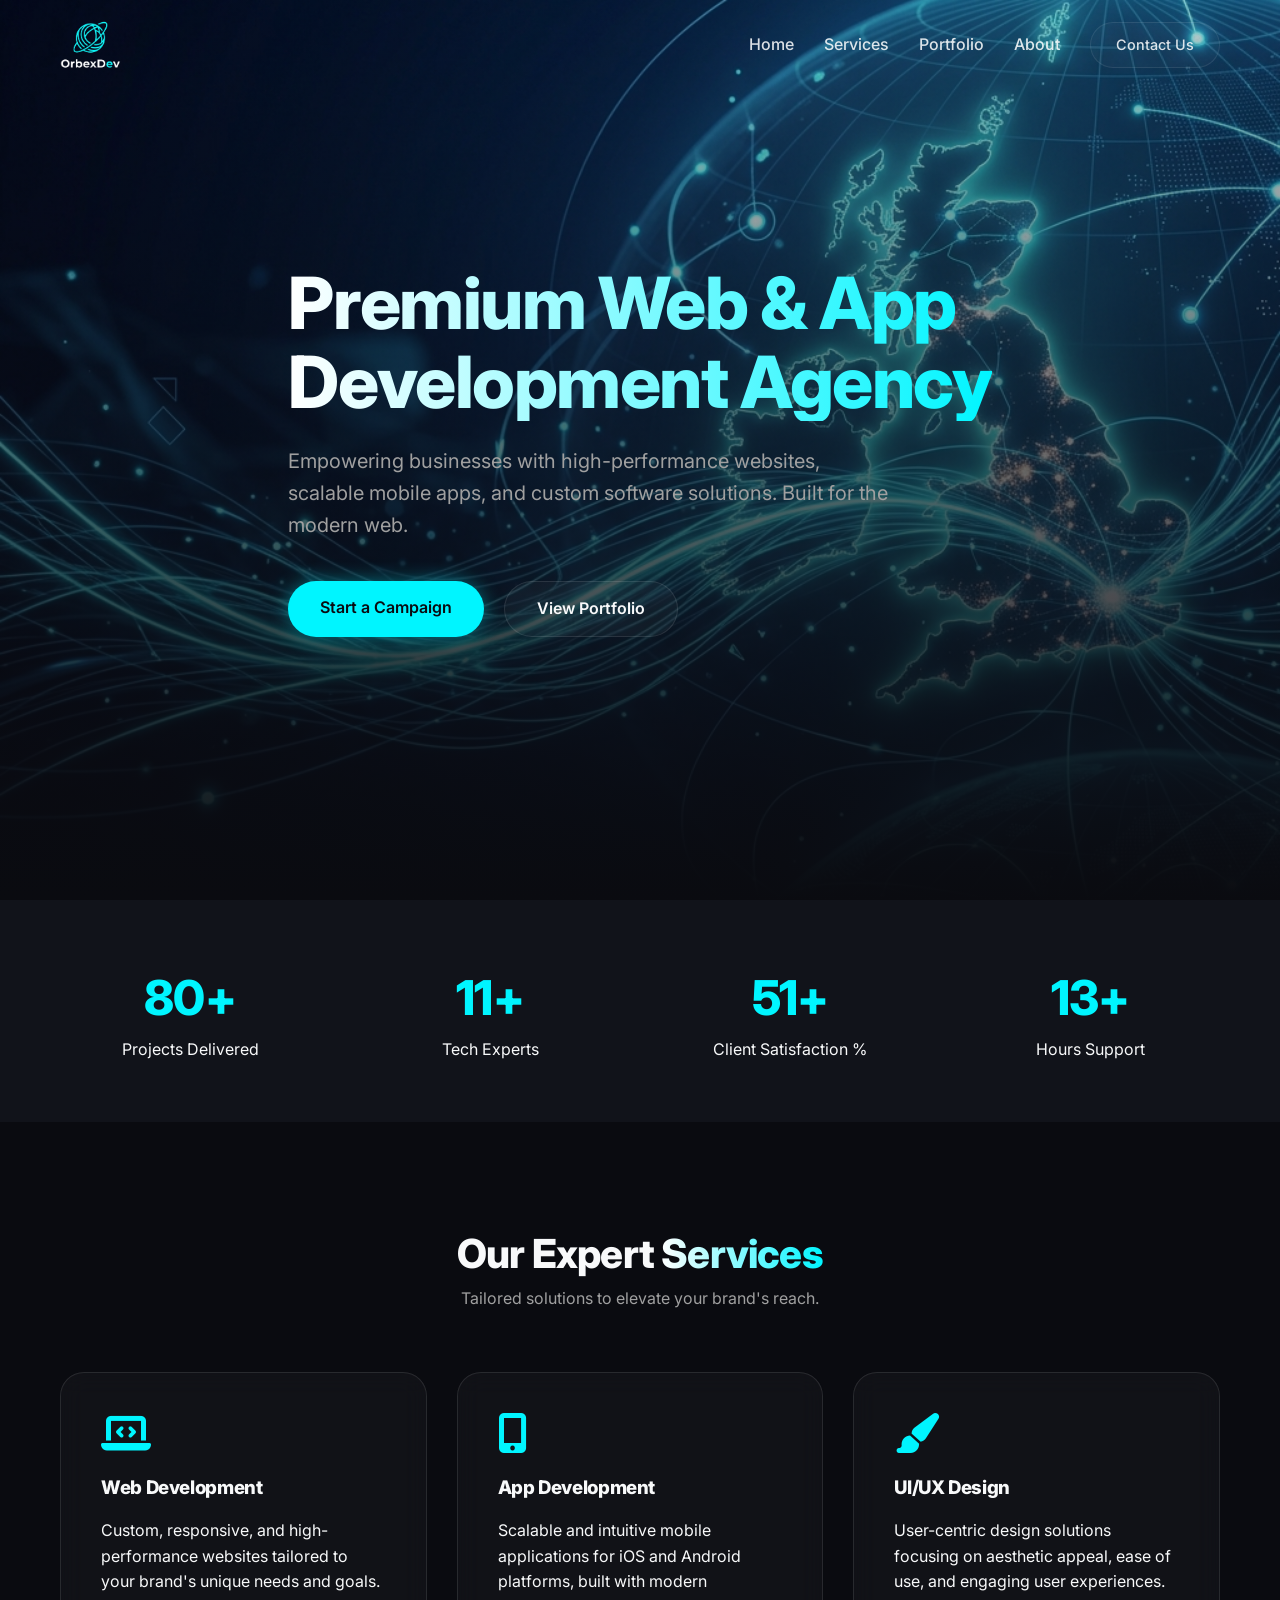
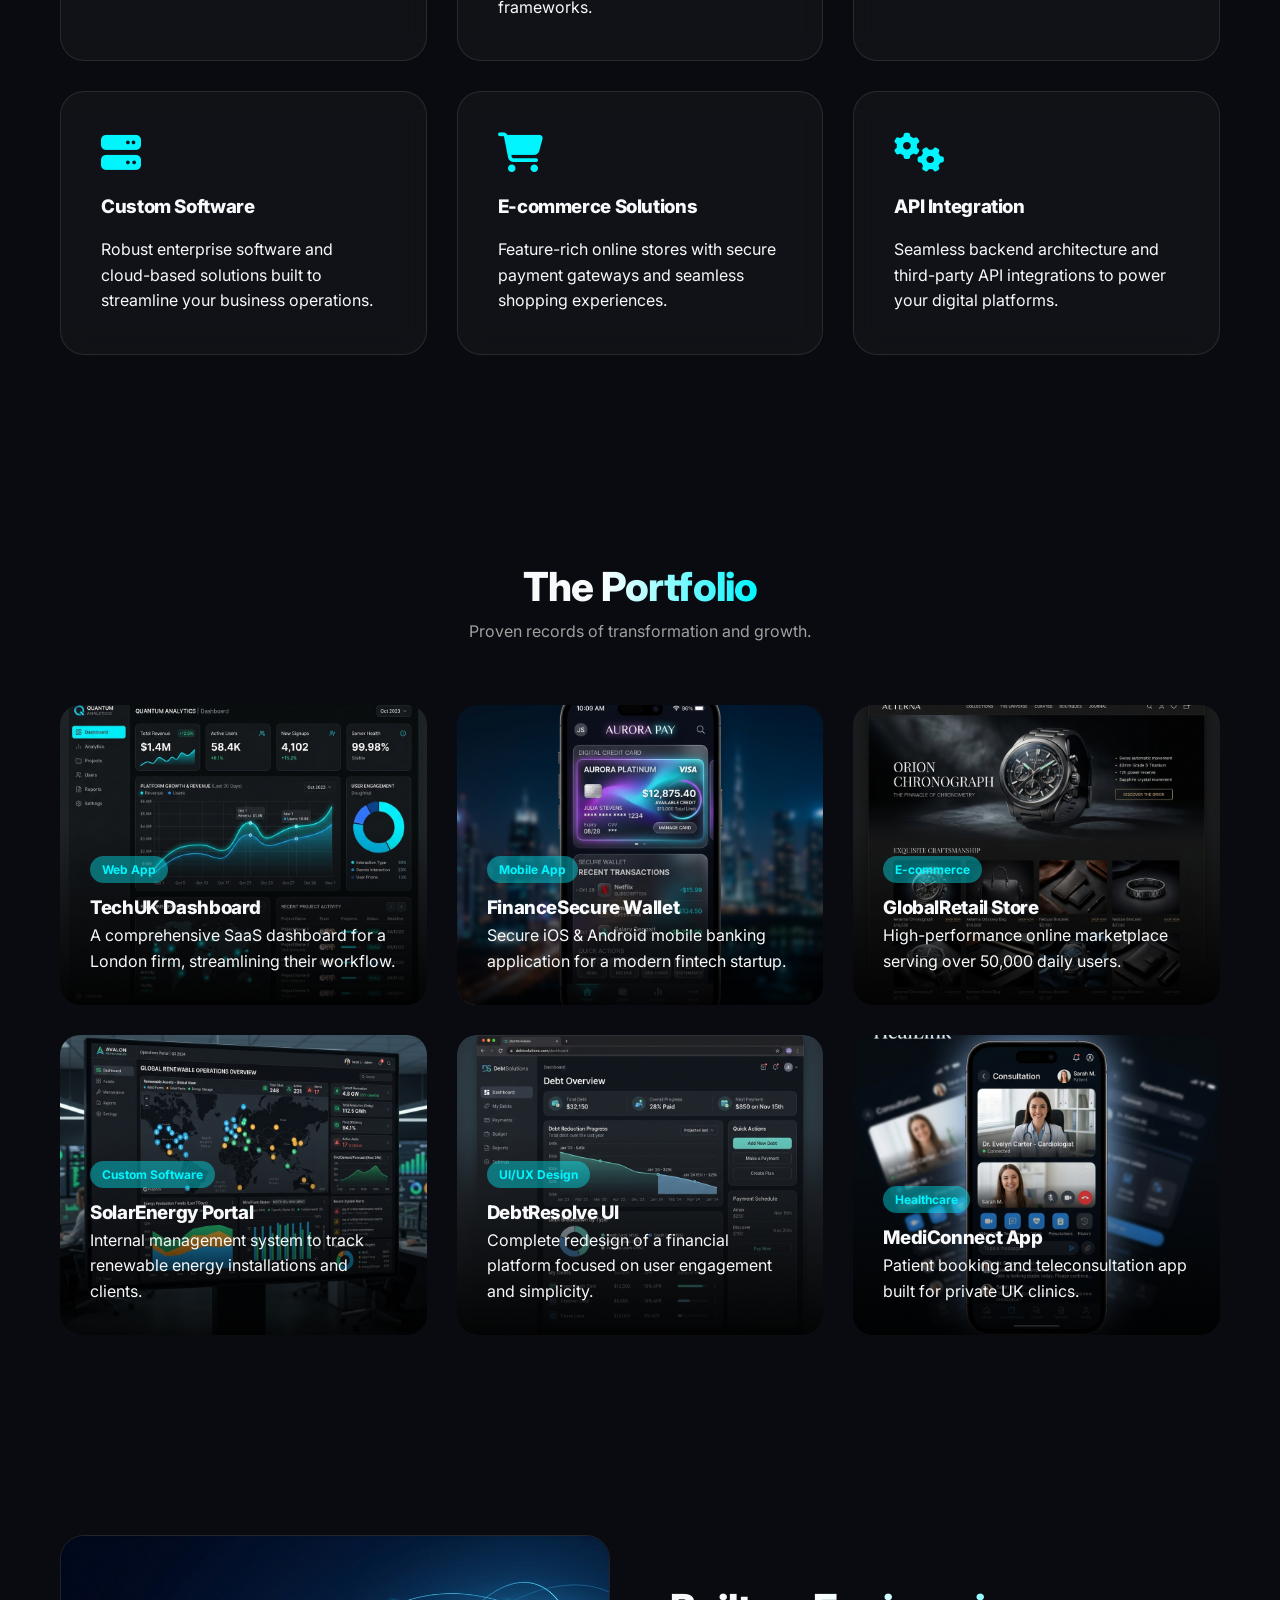
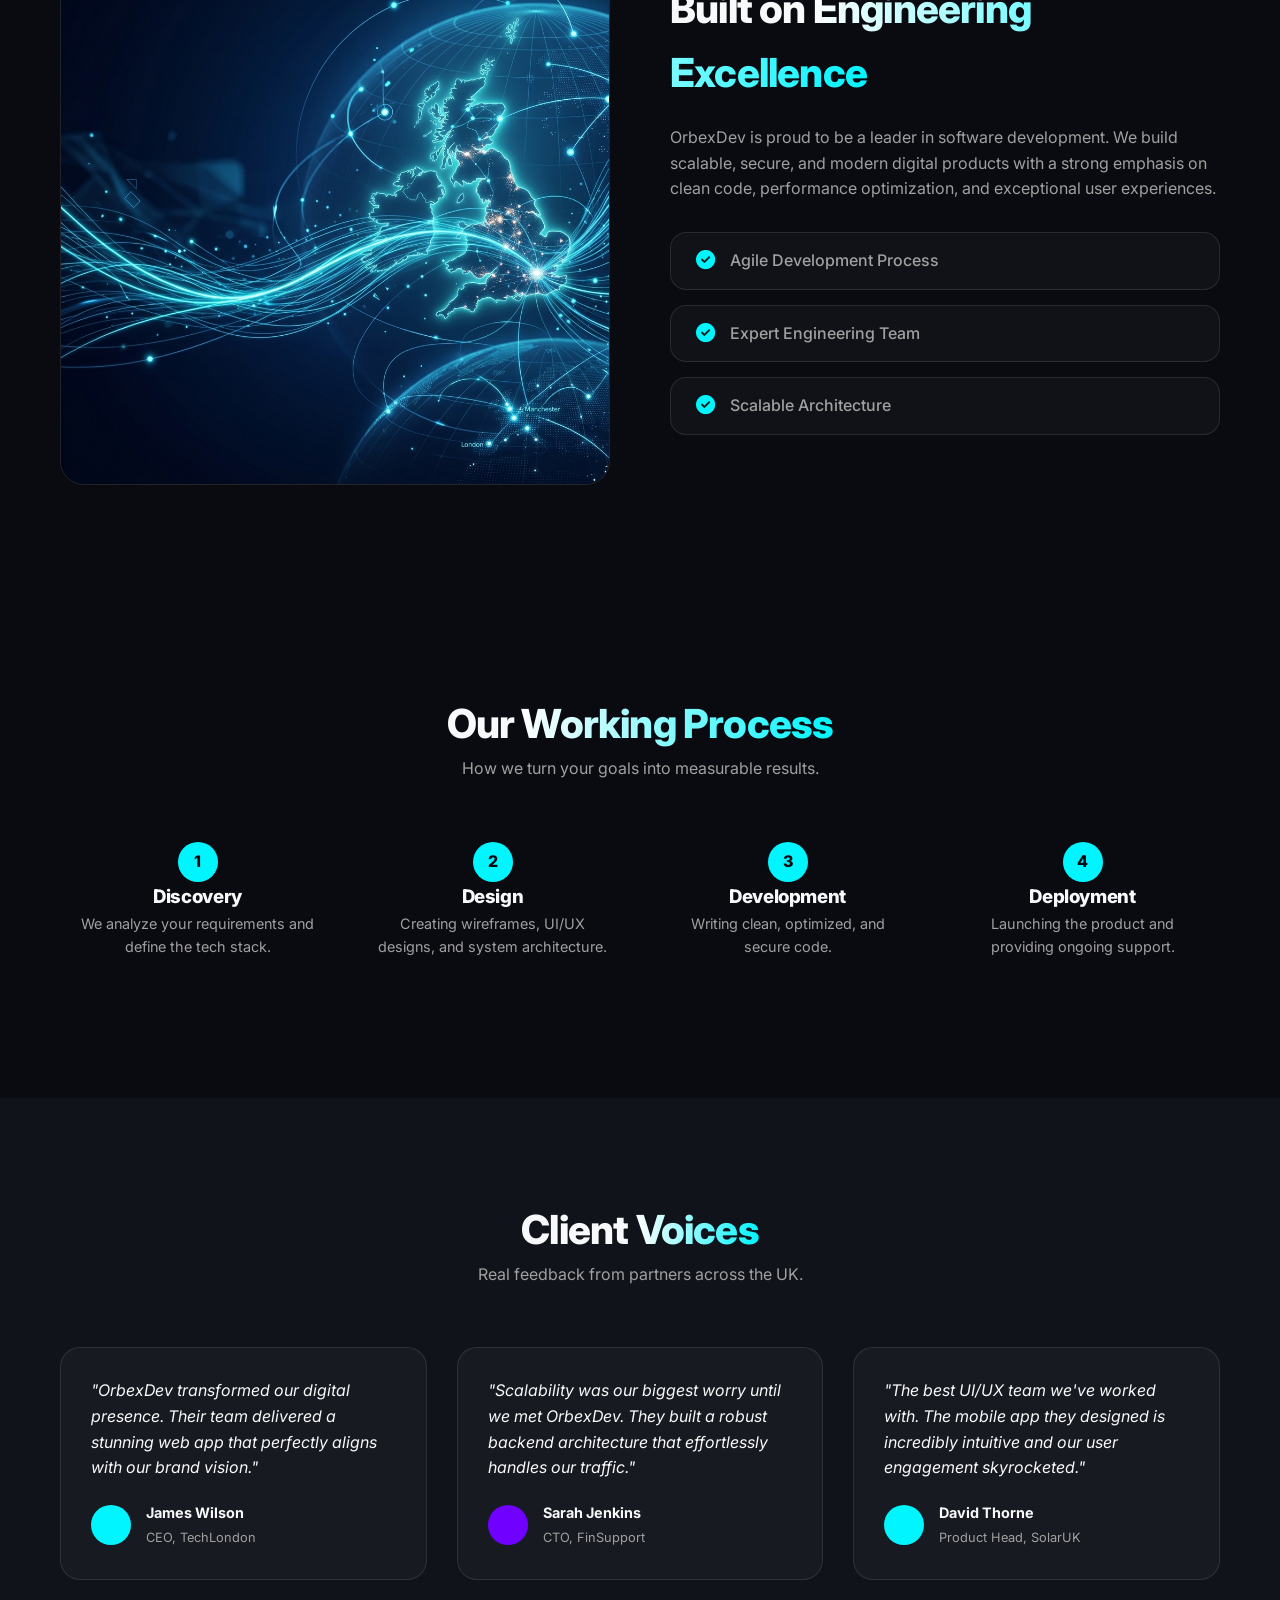
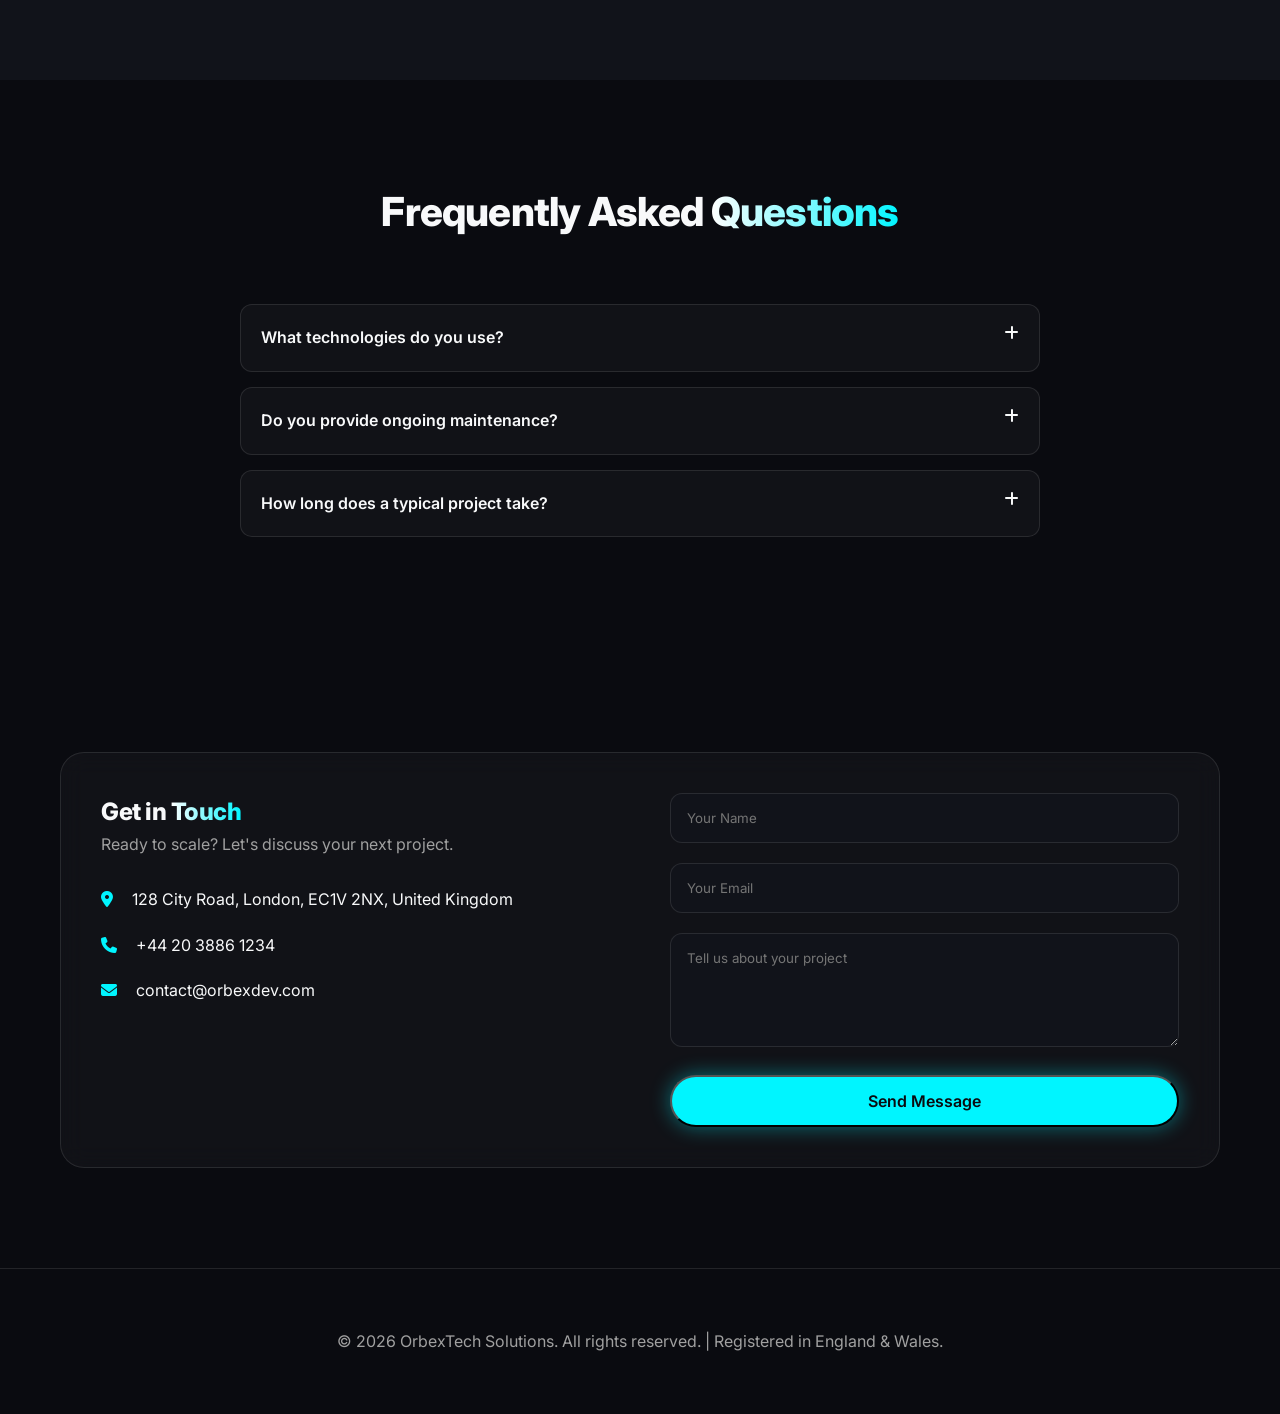
<file: orbexdev/index.html>
<!DOCTYPE html>
<html lang="en">
<head>
    <meta charset="UTF-8">
    <meta name="viewport" content="width=device-width, initial-scale=1.0">
    <title>OrbexDev | Premium Web & App Development Agency</title>
    <meta name="description" content="OrbexDev provides high-end web development, mobile app development, and custom software solutions. Innovative, scalable, and results-driven.">
    <link rel="icon" type="image/png" href="assets/images/logofavicon.png">

    <!-- Fonts & Icons -->
    <link rel="preconnect" href="https://fonts.googleapis.com">
    <link rel="preconnect" href="https://fonts.gstatic.com" crossorigin>
    <link href="https://fonts.googleapis.com/css2?family=Inter:wght@400;500;600;700;800&display=swap" rel="stylesheet">
    <link rel="stylesheet" href="https://cdnjs.cloudflare.com/ajax/libs/font-awesome/6.4.0/css/all.min.css">
    
    <!-- Custom CSS -->
    <link rel="stylesheet" href="assets/css/style.css">
</head>
<body>

    <!-- Navbar -->
    <nav>
        <div class="container nav-container">
            <a href="#" class="logo">
                <img src="assets/images/logo.png" alt="OrbexDev Logo" style="height: 50px;">
            </a>
            <div class="menu-btn">
                <i class="fas fa-bars"></i>
            </div>
            <div class="nav-links">
                <a href="#home">Home</a>
                <a href="#services">Services</a>
                <a href="#portfolio">Portfolio</a>
                <a href="#about">About</a>
                <a href="#contact" class="btn btn-glass">Contact Us</a>
            </div>
        </div>
    </nav>

    <!-- Hero Section -->
    <section class="hero" id="home">
        <div class="container">
            <div class="hero-content">
                <h1 class="gradient-text">Premium Web & App <br>Development Agency</h1>
                <p>Empowering businesses with high-performance websites, scalable mobile apps, and custom software solutions. Built for the modern web.</p>
                <div class="hero-buttons">
                    <a href="#contact" class="btn btn-primary">Start a Campaign</a>
                    <a href="#portfolio" class="btn btn-glass">View Portfolio</a>
                </div>
            </div>
        </div>
    </section>

    <!-- Stats Section -->
    <section class="stats">
        <div class="container stats-grid">
            <div class="stat-item">
                <h2 data-target="150">0</h2>
                <p>Projects Delivered</p>
            </div>
            <div class="stat-item">
                <h2 data-target="20">0</h2>
                <p>Tech Experts</p>
            </div>
            <div class="stat-item">
                <h2 data-target="98">0</h2>
                <p>Client Satisfaction %</p>
            </div>
            <div class="stat-item">
                <h2 data-target="24">0</h2>
                <p>Hours Support</p>
            </div>
        </div>
    </section>

    <!-- Services Section -->
    <section id="services">
        <div class="container">
            <div style="text-align: center; margin-bottom: 60px;">
                <h2 style="font-size: 2.5rem;">Our Expert <span class="gradient-text">Services</span></h2>
                <p style="color: var(--text-muted);">Tailored solutions to elevate your brand's reach.</p>
            </div>
            <div class="services-grid">
                <div class="glass-card service-card">
                    <i class="fas fa-laptop-code"></i>
                    <h3>Web Development</h3>
                    <p>Custom, responsive, and high-performance websites tailored to your brand's unique needs and goals.</p>
                </div>
                <div class="glass-card service-card">
                    <i class="fas fa-mobile-alt"></i>
                    <h3>App Development</h3>
                    <p>Scalable and intuitive mobile applications for iOS and Android platforms, built with modern frameworks.</p>
                </div>
                <div class="glass-card service-card">
                    <i class="fas fa-paint-brush"></i>
                    <h3>UI/UX Design</h3>
                    <p>User-centric design solutions focusing on aesthetic appeal, ease of use, and engaging user experiences.</p>
                </div>
                <div class="glass-card service-card">
                    <i class="fas fa-server"></i>
                    <h3>Custom Software</h3>
                    <p>Robust enterprise software and cloud-based solutions built to streamline your business operations.</p>
                </div>
                <div class="glass-card service-card">
                    <i class="fas fa-shopping-cart"></i>
                    <h3>E-commerce Solutions</h3>
                    <p>Feature-rich online stores with secure payment gateways and seamless shopping experiences.</p>
                </div>
                <div class="glass-card service-card">
                    <i class="fas fa-cogs"></i>
                    <h3>API Integration</h3>
                    <p>Seamless backend architecture and third-party API integrations to power your digital platforms.</p>
                </div>
            </div>
        </div>
    </section>

    <!-- Portfolio Section -->
    <section id="portfolio" style="background: var(--bg-dark-accent);">
        <div class="container">
            <div style="text-align: center; margin-bottom: 60px;">
                <h2 style="font-size: 2.5rem;">The <span class="gradient-text">Portfolio</span></h2>
                <p style="color: var(--text-muted);">Proven records of transformation and growth.</p>
            </div>
            <div class="portfolio-grid">
                <div class="portfolio-item">
                    <div class="portfolio-img" style="background-image: url('assets/images/portfolio/techuk.png');"></div>
                    <div class="portfolio-overlay">
                        <span class="badge">Web App</span>
                        <h3>TechUK Dashboard</h3>
                        <p>A comprehensive SaaS dashboard for a London firm, streamlining their workflow.</p>
                    </div>
                </div>
                <div class="portfolio-item">
                    <div class="portfolio-img" style="background-image: url('assets/images/portfolio/finance.png');"></div>
                    <div class="portfolio-overlay">
                        <span class="badge">Mobile App</span>
                        <h3>FinanceSecure Wallet</h3>
                        <p>Secure iOS & Android mobile banking application for a modern fintech startup.</p>
                    </div>
                </div>
                <div class="portfolio-item">
                    <div class="portfolio-img" style="background-image: url('assets/images/portfolio/retail.png');"></div>
                    <div class="portfolio-overlay">
                        <span class="badge">E-commerce</span>
                        <h3>GlobalRetail Store</h3>
                        <p>High-performance online marketplace serving over 50,000 daily users.</p>
                    </div>
                </div>
                <div class="portfolio-item">
                    <div class="portfolio-img" style="background-image: url('assets/images/portfolio/solar.png');"></div>
                    <div class="portfolio-overlay">
                        <span class="badge">Custom Software</span>
                        <h3>SolarEnergy Portal</h3>
                        <p>Internal management system to track renewable energy installations and clients.</p>
                    </div>
                </div>
                <div class="portfolio-item">
                    <div class="portfolio-img" style="background-image: url('assets/images/portfolio/debt.png');"></div>
                    <div class="portfolio-overlay">
                        <span class="badge">UI/UX Design</span>
                        <h3>DebtResolve UI</h3>
                        <p>Complete redesign of a financial platform focused on user engagement and simplicity.</p>
                    </div>
                </div>
                <div class="portfolio-item">
                    <div class="portfolio-img" style="background-image: url('assets/images/portfolio/mediconnect.png');"></div>
                    <div class="portfolio-overlay">
                        <span class="badge">Healthcare</span>
                        <h3>MediConnect App</h3>
                        <p>Patient booking and teleconsultation app built for private UK clinics.</p>
                    </div>
                </div>
            </div>
        </div>
    </section>

    <!-- About UK Section -->
    <section id="about">
        <div class="container about-grid">
            <div>
                <img src="assets/images/hero_bg.png" alt="UK Excellence" style="width: 100%; border-radius: 24px; border: 1px solid var(--glass-border);">
            </div>
            <div>
                <h2 style="font-size: 2.5rem; margin-bottom: 20px;">Built on <span class="gradient-text">Engineering Excellence</span></h2>
                <p style="margin-bottom: 20px; color: var(--text-muted);">OrbexDev is proud to be a leader in software development. We build scalable, secure, and modern digital products with a strong emphasis on clean code, performance optimization, and exceptional user experiences.</p>
                <ul class="about-list">
                    <li><i class="fas fa-check-circle"></i> Agile Development Process</li>
                    <li><i class="fas fa-check-circle"></i> Expert Engineering Team</li>
                    <li><i class="fas fa-check-circle"></i> Scalable Architecture</li>
                </ul>
            </div>
        </div>
    </section>

    <!-- Work Process Section -->
    <section id="process">
        <div class="container">
            <div style="text-align: center; margin-bottom: 60px;">
                <h2 style="font-size: 2.5rem;">Our <span class="gradient-text">Working Process</span></h2>
                <p style="color: var(--text-muted);">How we turn your goals into measurable results.</p>
            </div>
            <div class="process-grid">
                <div class="process-step">
                    <h3>Discovery</h3>
                    <p style="color: var(--text-muted); font-size: 0.9rem;">We analyze your requirements and define the tech stack.</p>
                </div>
                <div class="process-step">
                    <h3>Design</h3>
                    <p style="color: var(--text-muted); font-size: 0.9rem;">Creating wireframes, UI/UX designs, and system architecture.</p>
                </div>
                <div class="process-step">
                    <h3>Development</h3>
                    <p style="color: var(--text-muted); font-size: 0.9rem;">Writing clean, optimized, and secure code.</p>
                </div>
                <div class="process-step">
                    <h3>Deployment</h3>
                    <p style="color: var(--text-muted); font-size: 0.9rem;">Launching the product and providing ongoing support.</p>
                </div>
            </div>
        </div>
    </section>

    <!-- Testimonials Section -->
    <section id="testimonials" style="background: var(--bg-card);">
        <div class="container">
            <div style="text-align: center; margin-bottom: 60px;">
                <h2 style="font-size: 2.5rem;">Client <span class="gradient-text">Voices</span></h2>
                <p style="color: var(--text-muted);">Real feedback from partners across the UK.</p>
            </div>
            <div class="testimonials-grid">
                <div class="testimonial-card">
                    <p>"OrbexDev transformed our digital presence. Their team delivered a stunning web app that perfectly aligns with our brand vision."</p>
                    <div class="user-info">
                        <div class="user-img" style="background: var(--primary); width: 40px; height: 40px; border-radius: 50%;"></div>
                        <div>
                            <h4 style="font-size: 0.9rem;">James Wilson</h4>
                            <span style="font-size: 0.8rem; color: var(--text-muted);">CEO, TechLondon</span>
                        </div>
                    </div>
                </div>
                <div class="testimonial-card">
                    <p>"Scalability was our biggest worry until we met OrbexDev. They built a robust backend architecture that effortlessly handles our traffic."</p>
                    <div class="user-info">
                        <div class="user-img" style="background: var(--secondary); width: 40px; height: 40px; border-radius: 50%;"></div>
                        <div>
                            <h4 style="font-size: 0.9rem;">Sarah Jenkins</h4>
                            <span style="font-size: 0.8rem; color: var(--text-muted);">CTO, FinSupport</span>
                        </div>
                    </div>
                </div>
                <div class="testimonial-card">
                    <p>"The best UI/UX team we've worked with. The mobile app they designed is incredibly intuitive and our user engagement skyrocketed."</p>
                    <div class="user-info">
                        <div class="user-img" style="background: var(--primary); width: 40px; height: 40px; border-radius: 50%;"></div>
                        <div>
                            <h4 style="font-size: 0.9rem;">David Thorne</h4>
                            <span style="font-size: 0.8rem; color: var(--text-muted);">Product Head, SolarUK</span>
                        </div>
                    </div>
                </div>
            </div>
        </div>
    </section>

    <!-- FAQ Section -->
    <section id="faq">
        <div class="container">
            <div style="text-align: center; margin-bottom: 60px;">
                <h2 style="font-size: 2.5rem;">Frequently Asked <span class="gradient-text">Questions</span></h2>
            </div>
            <div class="faq-container">
                <div class="faq-item">
                    <div class="faq-question">What technologies do you use? <i class="fas fa-plus"></i></div>
                    <div class="faq-answer">We specialize in modern tech stacks including React, Node.js, Next.js for web, and React Native/Flutter for mobile app development.</div>
                </div>
                <div class="faq-item">
                    <div class="faq-question">Do you provide ongoing maintenance? <i class="fas fa-plus"></i></div>
                    <div class="faq-answer">Yes, we offer comprehensive support and maintenance packages to ensure your application stays up-to-date and secure post-launch.</div>
                </div>
                <div class="faq-item">
                    <div class="faq-question">How long does a typical project take? <i class="fas fa-plus"></i></div>
                    <div class="faq-answer">Timelines vary based on complexity, but a typical web application takes 8-12 weeks from initial discovery to final deployment.</div>
                </div>
            </div>
        </div>
    </section>

    <!-- Contact Section -->
    <section id="contact">
        <div class="container">
            <div class="contact-container glass-card">
                <div>
                    <h2>Get in <span class="gradient-text">Touch</span></h2>
                    <p style="color: var(--text-muted); margin-bottom: 30px;">Ready to scale? Let's discuss your next project.</p>
                    
                    <div style="margin-bottom: 20px;">
                        <i class="fas fa-map-marker-alt" style="color: var(--primary); margin-right: 15px;"></i>
                        <span>128 City Road, London, EC1V 2NX, United Kingdom</span>
                    </div>
                    <div style="margin-bottom: 20px;">
                        <i class="fas fa-phone" style="color: var(--primary); margin-right: 15px;"></i>
                        <span>+44 20 3886 1234</span>
                    </div>
                    <div style="margin-bottom: 20px;">
                        <i class="fas fa-envelope" style="color: var(--primary); margin-right: 15px;"></i>
                        <span>contact@orbexdev.com</span>
                    </div>
                </div>
                <form class="contact-form">
                    <input type="text" placeholder="Your Name" required>
                    <input type="email" placeholder="Your Email" required>
                    <textarea placeholder="Tell us about your project" rows="5" required></textarea>
                    <button type="submit" class="btn btn-primary" style="width: 100%;">Send Message</button>
                </form>
            </div>
        </div>
    </section>

    <!-- Footer -->
    <footer>
        <div class="container">
            <p>&copy; 2026 OrbexTech Solutions. All rights reserved. | Registered in England & Wales.</p>
        </div>
    </footer>

    <!-- Scripts -->
    <script src="assets/js/main.js"></script>
</body>
</html>
</file>
<file: orbexdev/assets/css/style.css>
/* OrbexDev - Premium Design System */
:root {
    --bg-dark: #0a0b10;
    --bg-card: #11131a;
    --text-main: #f8f9fa;
    --text-muted: #a0a0a0;
    --primary: #00f5ff;
    --primary-glow: rgba(0, 245, 255, 0.4);
    --secondary: #7000ff;
    --glass: rgba(255, 255, 255, 0.03);
    --glass-border: rgba(255, 255, 255, 0.1);
    --transition: all 0.4s cubic-bezier(0.4, 0, 0.2, 1);
}

* {
    margin: 0;
    padding: 0;
    box-sizing: border-box;
    font-family: 'Inter', sans-serif;
}

body {
    background-color: var(--bg-dark);
    color: var(--text-main);
    overflow-x: hidden;
    line-height: 1.6;
}

/* Scrollbar */
::-webkit-scrollbar {
    width: 8px;
}
::-webkit-scrollbar-track {
    background: var(--bg-dark);
}
::-webkit-scrollbar-thumb {
    background: var(--glass-border);
    border-radius: 10px;
}
::-webkit-scrollbar-thumb:hover {
    background: var(--primary);
}

/* Typography */
h1, h2, h3 {
    font-weight: 800;
    letter-spacing: -0.02em;
}

.gradient-text {
    background: linear-gradient(90deg, #fff, var(--primary));
    -webkit-background-clip: text;
    -webkit-text-fill-color: transparent;
}

/* Layout */
.container {
    max-width: 1200px;
    margin: 0 auto;
    padding: 0 20px;
}

section {
    padding: 100px 0;
}

/* Components */
.glass-card {
    background: var(--glass);
    backdrop-filter: blur(12px);
    -webkit-backdrop-filter: blur(12px);
    border: 1px solid var(--glass-border);
    border-radius: 24px;
    padding: 40px;
    transition: var(--transition);
}

.glass-card:hover {
    border-color: var(--primary);
    box-shadow: 0 0 30px var(--primary-glow);
    transform: translateY(-5px);
}

.btn {
    display: inline-block;
    padding: 14px 32px;
    border-radius: 50px;
    text-decoration: none;
    font-weight: 600;
    font-size: 1rem;
    transition: var(--transition);
    cursor: pointer;
}

.btn-primary {
    background: var(--primary);
    color: var(--bg-dark);
    box-shadow: 0 0 20px var(--primary-glow);
}

.btn-primary:hover {
    transform: scale(1.05);
    box-shadow: 0 0 40px var(--primary-glow);
}

.btn-glass {
    background: var(--glass);
    color: var(--text-main);
    border: 1px solid var(--glass-border);
}

.btn-glass:hover {
    background: var(--glass-border);
}

/* Navbar */
nav {
    position: fixed;
    top: 0;
    width: 100%;
    z-index: 1000;
    padding: 20px 0;
    transition: var(--transition);
}

nav.scrolled {
    background: rgba(10, 11, 16, 0.8);
    backdrop-filter: blur(20px);
    padding: 15px 0;
    border-bottom: 1px solid var(--glass-border);
}

.nav-container {
    display: flex;
    justify-content: space-between;
    align-items: center;
}

.logo {
    font-size: 1.5rem;
    font-weight: 800;
    text-decoration: none;
    color: #fff;
    display: flex;
    align-items: center;
    gap: 12px;
    transition: var(--transition);
}

.logo img {
    height: 50px;
    width: auto;
    transition: var(--transition);
}

.logo:hover {
    opacity: 0.9;
}

.logo:hover img {
    transform: scale(1.05) rotate(-2deg);
    filter: drop-shadow(0 0 15px var(--primary));
}

.menu-btn {
    display: none;
    font-size: 1.5rem;
    cursor: pointer;
    color: var(--text-main);
}

.nav-links {
    display: flex;
    gap: 30px;
    align-items: center;
}

.nav-links a {
    text-decoration: none;
    color: #fff;
    font-weight: 500;
    transition: var(--transition);
    opacity: 0.85;
}

.nav-links a:hover {
    color: var(--primary);
    opacity: 1;
    text-shadow: 0 0 10px var(--primary-glow);
}

.nav-links .btn {
    padding: 10px 25px;
    font-size: 0.9rem;
}

/* Hero Section */
.hero {
    min-height: 100vh;
    display: flex;
    align-items: center;
    position: relative;
    padding-top: 100px;
    background-image: linear-gradient(to bottom, rgba(10, 11, 16, 0.2), #0a0b10), url('../images/hero_bg.png');
    background-size: cover;
    background-position: center;
}

.hero-content {
    max-width: 800px;
}

.hero h1 {
    font-size: 4.5rem;
    line-height: 1.1;
    margin-bottom: 24px;
}

.hero p {
    font-size: 1.25rem;
    color: var(--text-muted);
    margin-bottom: 40px;
    max-width: 600px;
}

/* Services Grid */
.services-grid {
    display: grid;
    grid-template-columns: repeat(auto-fit, minmax(280px, 1fr));
    gap: 30px;
}

.service-card i {
    font-size: 2.5rem;
    color: var(--primary);
    margin-bottom: 20px;
    display: block;
}

.service-card h3 {
    margin-bottom: 15px;
}

/* Stats Section */
.stats {
    background: var(--bg-card);
    padding: 60px 0;
}

.stats-grid {
    display: grid;
    grid-template-columns: repeat(auto-fit, minmax(200px, 1fr));
    gap: 40px;
    text-align: center;
}

.stat-item h2 {
    font-size: 3rem;
    color: var(--primary);
}

/* Portfolio Section */
.portfolio-grid {
    display: grid;
    grid-template-columns: repeat(auto-fit, minmax(280px, 1fr));
    gap: 30px;
}

.portfolio-item {
    position: relative;
    border-radius: 20px;
    overflow: hidden;
    height: 300px;
}

.portfolio-img {
    width: 100%;
    height: 100%;
    background-size: cover;
    background-position: center;
    transition: var(--transition);
}

.portfolio-item:hover .portfolio-img {
    transform: scale(1.1);
}

.portfolio-overlay {
    position: absolute;
    bottom: 0;
    left: 0;
    right: 0;
    padding: 30px;
    background: linear-gradient(transparent, rgba(0,0,0,0.9));
}

/* Contact Section */
.contact-container {
    display: grid;
    grid-template-columns: repeat(auto-fit, minmax(280px, 1fr));
    gap: 60px;
}

.contact-form input, .contact-form textarea {
    width: 100%;
    padding: 16px;
    background: var(--bg-card);
    border: 1px solid var(--glass-border);
    border-radius: 12px;
    color: #fff;
    margin-bottom: 20px;
    outline: none;
    transition: var(--transition);
}

.contact-form input:focus, .contact-form textarea:focus {
    border-color: var(--primary);
}

/* Footer */
footer {
    padding: 60px 0;
    border-top: 1px solid var(--glass-border);
    text-align: center;
    color: var(--text-muted);
}

/* Additional Components for Expansion */
.testimonials-grid {
    display: grid;
    grid-template-columns: repeat(auto-fit, minmax(300px, 1fr));
    gap: 30px;
}

.testimonial-card {
    padding: 30px;
    border-radius: 20px;
    background: var(--glass);
    border: 1px solid var(--glass-border);
}

.testimonial-card p {
    font-style: italic;
    margin-bottom: 20px;
}

.user-info {
    display: flex;
    align-items: center;
    gap: 15px;
}

.user-info img {
    width: 50px;
    height: 50px;
    border-radius: 50%;
    background: var(--primary);
}

/* Process Section */
.process-grid {
    display: grid;
    grid-template-columns: repeat(auto-fit, minmax(200px, 1fr));
    gap: 20px;
    counter-reset: process;
}

.process-step {
    text-align: center;
    position: relative;
    padding: 40px 20px;
}

.process-step::before {
    counter-increment: process;
    content: counter(process);
    position: absolute;
    top: 0;
    left: 50%;
    transform: translateX(-50%);
    width: 40px;
    height: 40px;
    background: var(--primary);
    color: var(--bg-dark);
    font-weight: 800;
    border-radius: 50%;
    display: flex;
    align-items: center;
    justify-content: center;
}

/* FAQ Section */
.faq-container {
    max-width: 800px;
    margin: 0 auto;
}

.faq-item {
    margin-bottom: 15px;
    background: var(--glass);
    border: 1px solid var(--glass-border);
    border-radius: 12px;
    overflow: hidden;
}

.faq-question {
    padding: 20px;
    cursor: pointer;
    font-weight: 600;
    display: flex;
    justify-content: space-between;
    transition: var(--transition);
}

.faq-question:hover {
    background: var(--glass-border);
}

.faq-answer {
    padding: 0 20px 20px;
    color: var(--text-muted);
    display: none;
}

.faq-item.active .faq-answer {
    display: block;
}

.badge {
    padding: 4px 12px;
    border-radius: 20px;
    font-size: 0.75rem;
    font-weight: 700;
    background: var(--primary-glow);
    color: var(--primary);
    margin-bottom: 10px;
    display: inline-block;
}

.hero-buttons {
    display: flex;
    gap: 20px;
}

.about-grid {
    display: grid;
    grid-template-columns: 1fr 1fr;
    gap: 60px;
    align-items: center;
}

.about-list {
    list-style: none;
    margin-top: 30px;
}

.about-list li {
    margin-bottom: 15px;
    padding: 15px 25px;
    background: var(--glass);
    border: 1px solid var(--glass-border);
    border-radius: 16px;
    transition: var(--transition);
    display: flex;
    align-items: center;
    color: var(--text-muted);
    font-weight: 500;
}

.about-list li i {
    color: var(--primary);
    margin-right: 15px;
    font-size: 1.2rem;
}

.about-list li:hover {
    background: var(--glass-border);
    border-color: var(--primary);
    transform: translateX(10px);
    color: #fff;
    box-shadow: 0 10px 30px rgba(0, 245, 255, 0.1);
}

/* Responsive Fixes */
@media (max-width: 992px) {
    .hero h1 { font-size: 3.5rem; }
    .nav-links { gap: 15px; }
    .about-grid { gap: 40px; }
}

@media (max-width: 768px) {
    .hero h1 { font-size: 2.5rem; }
    .hero p { font-size: 1rem; }
    .hero-buttons { flex-direction: column; width: 100%; }
    .hero-buttons .btn { width: 100%; text-align: center; }
    
    .nav-container { flex-direction: row; justify-content: space-between; align-items: center; }
    .menu-btn { display: block; }
    .nav-links { 
        display: none; 
        position: absolute;
        top: 100%;
        left: 0;
        width: 100%;
        background: rgba(10, 11, 16, 0.98);
        backdrop-filter: blur(20px);
        padding: 20px;
        flex-direction: column;
        border-bottom: 1px solid var(--glass-border);
        gap: 15px;
    }
    .nav-links.active { display: flex; }
    
    section { padding: 60px 0; }
    
    .about-grid { grid-template-columns: 1fr; text-align: center; }
    .about-grid ul { text-align: left; display: inline-block; }
    
    .contact-container { grid-template-columns: 1fr; gap: 40px; }
    
    .stat-item h2 { font-size: 2.5rem; }
    .glass-card { padding: 30px; }
}

@media (max-width: 480px) {
    .hero h1 { font-size: 2rem; }
    .nav-links a { text-align: center; padding: 10px 0; border-bottom: 1px solid rgba(255,255,255,0.05); }
    
    .glass-card { padding: 20px; }
    .portfolio-item { height: 250px; }
    .stat-item h2 { font-size: 2rem; }
}
</file>
